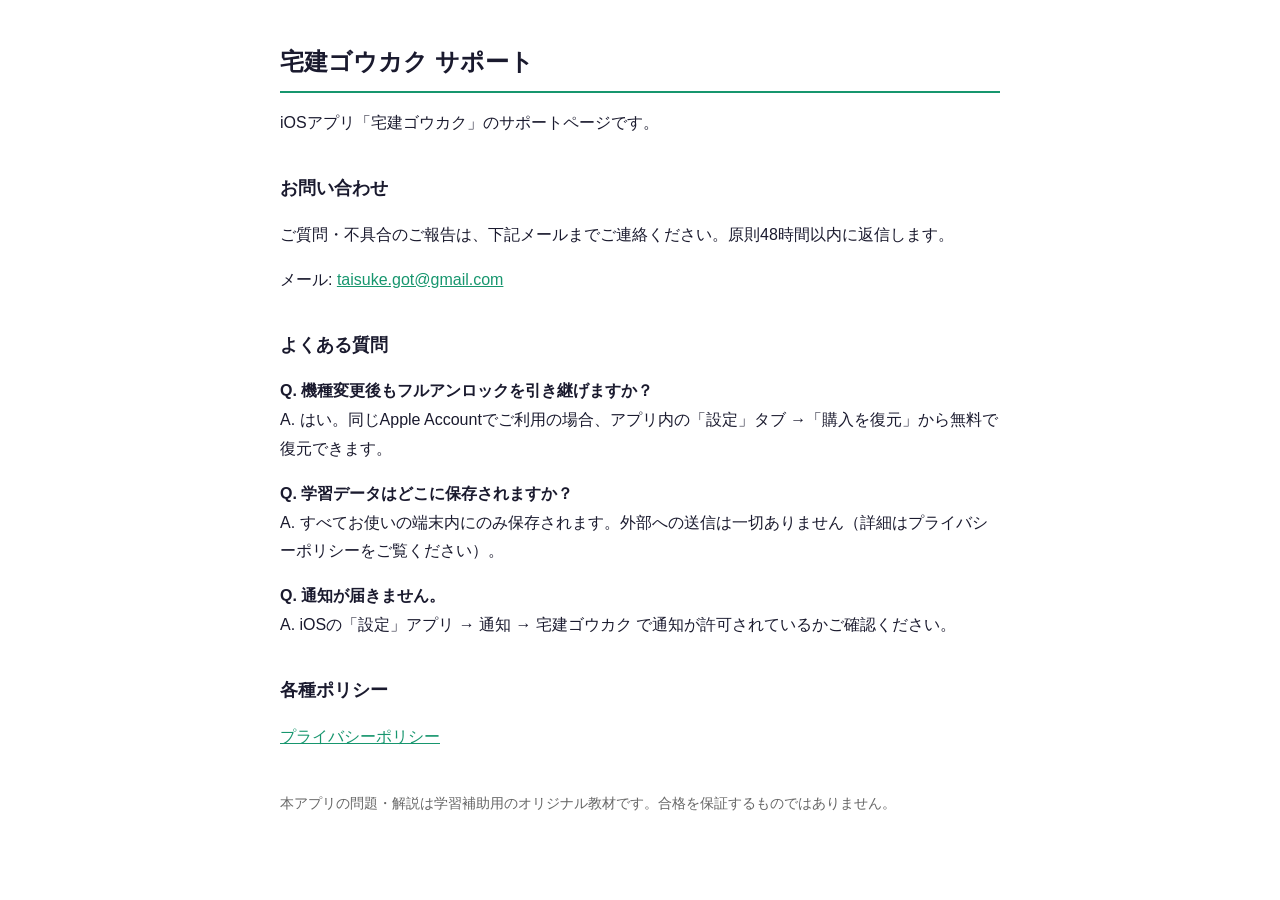
<file: index.html>
<!DOCTYPE html>
<html lang="ja">
<head>
<meta charset="UTF-8">
<meta name="viewport" content="width=device-width, initial-scale=1">
<title>宅建ゴウカク サポート</title>
<style>
  body { font-family: -apple-system, "Hiragino Sans", sans-serif; max-width: 720px; margin: 0 auto; padding: 24px; line-height: 1.8; color: #1a1a2e; }
  h1 { font-size: 1.5rem; border-bottom: 2px solid #17966E; padding-bottom: 8px; }
  h2 { font-size: 1.1rem; margin-top: 2em; }
  footer { margin-top: 3em; font-size: 0.85rem; color: #666; }
  a { color: #17966E; }
  @media (prefers-color-scheme: dark) {
    body { background: #0d1526; color: #e8ecf4; }
    footer { color: #9aa3b5; }
    a { color: #4cc9a4; }
  }
</style>
</head>
<body>
<h1>宅建ゴウカク サポート</h1>

<p>iOSアプリ「宅建ゴウカク」のサポートページです。</p>

<h2>お問い合わせ</h2>
<p>ご質問・不具合のご報告は、下記メールまでご連絡ください。原則48時間以内に返信します。</p>
<p>メール: <a href="mailto:taisuke.got@gmail.com">taisuke.got@gmail.com</a></p>

<h2>よくある質問</h2>
<p><strong>Q. 機種変更後もフルアンロックを引き継げますか？</strong><br>
A. はい。同じApple Accountでご利用の場合、アプリ内の「設定」タブ →「購入を復元」から無料で復元できます。</p>

<p><strong>Q. 学習データはどこに保存されますか？</strong><br>
A. すべてお使いの端末内にのみ保存されます。外部への送信は一切ありません（詳細はプライバシーポリシーをご覧ください）。</p>

<p><strong>Q. 通知が届きません。</strong><br>
A. iOSの「設定」アプリ → 通知 → 宅建ゴウカク で通知が許可されているかご確認ください。</p>

<h2>各種ポリシー</h2>
<p><a href="./privacy.html">プライバシーポリシー</a></p>

<footer>
<p>本アプリの問題・解説は学習補助用のオリジナル教材です。合格を保証するものではありません。</p>
</footer>
</body>
</html>
</file>
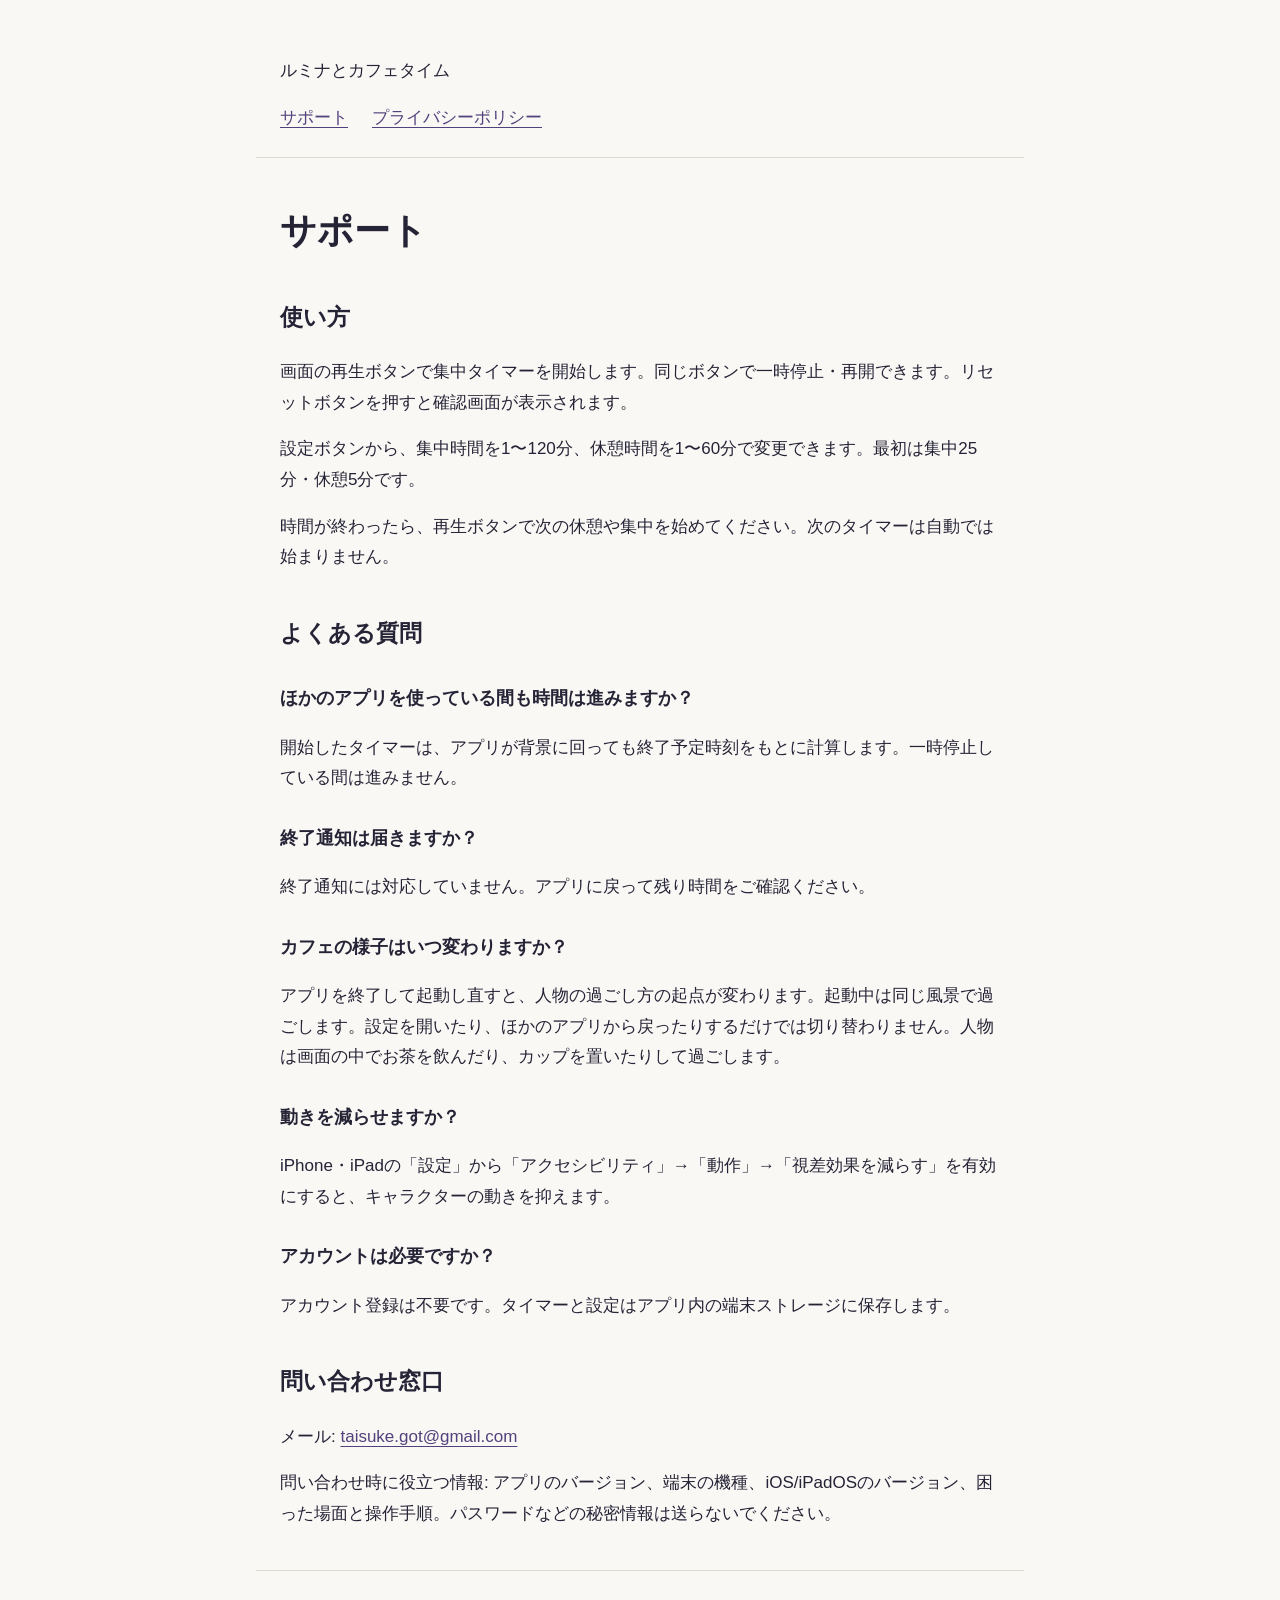
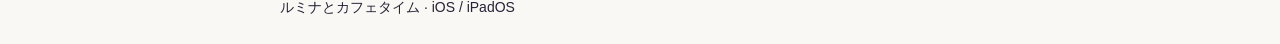
<file: lumina-cafe/index.html>
<!doctype html>
<html lang="ja"><head><meta charset="utf-8"><meta name="viewport" content="width=device-width,initial-scale=1"><title>サポート | ルミナとカフェタイム</title><link rel="stylesheet" href="style.css"></head><body><header><p>ルミナとカフェタイム</p><nav aria-label="ページ"><a href="index.html">サポート</a><a href="privacy.html">プライバシーポリシー</a></nav></header><main><h1>サポート</h1><h2>使い方</h2><p>画面の再生ボタンで集中タイマーを開始します。同じボタンで一時停止・再開できます。リセットボタンを押すと確認画面が表示されます。</p><p>設定ボタンから、集中時間を1〜120分、休憩時間を1〜60分で変更できます。最初は集中25分・休憩5分です。</p><p>時間が終わったら、再生ボタンで次の休憩や集中を始めてください。次のタイマーは自動では始まりません。</p><h2>よくある質問</h2><h3>ほかのアプリを使っている間も時間は進みますか？</h3><p>開始したタイマーは、アプリが背景に回っても終了予定時刻をもとに計算します。一時停止している間は進みません。</p><h3>終了通知は届きますか？</h3><p>終了通知には対応していません。アプリに戻って残り時間をご確認ください。</p><h3>カフェの様子はいつ変わりますか？</h3><p>アプリを終了して起動し直すと、人物の過ごし方の起点が変わります。起動中は同じ風景で過ごします。設定を開いたり、ほかのアプリから戻ったりするだけでは切り替わりません。人物は画面の中でお茶を飲んだり、カップを置いたりして過ごします。</p><h3>動きを減らせますか？</h3><p>iPhone・iPadの「設定」から「アクセシビリティ」→「動作」→「視差効果を減らす」を有効にすると、キャラクターの動きを抑えます。</p><h3>アカウントは必要ですか？</h3><p>アカウント登録は不要です。タイマーと設定はアプリ内の端末ストレージに保存します。</p><h2>問い合わせ窓口</h2><p>メール: <a href="mailto:taisuke.got@gmail.com">taisuke.got@gmail.com</a></p><p>問い合わせ時に役立つ情報: アプリのバージョン、端末の機種、iOS/iPadOSのバージョン、困った場面と操作手順。パスワードなどの秘密情報は送らないでください。</p></main><footer>ルミナとカフェタイム · iOS / iPadOS</footer></body></html>
</file>
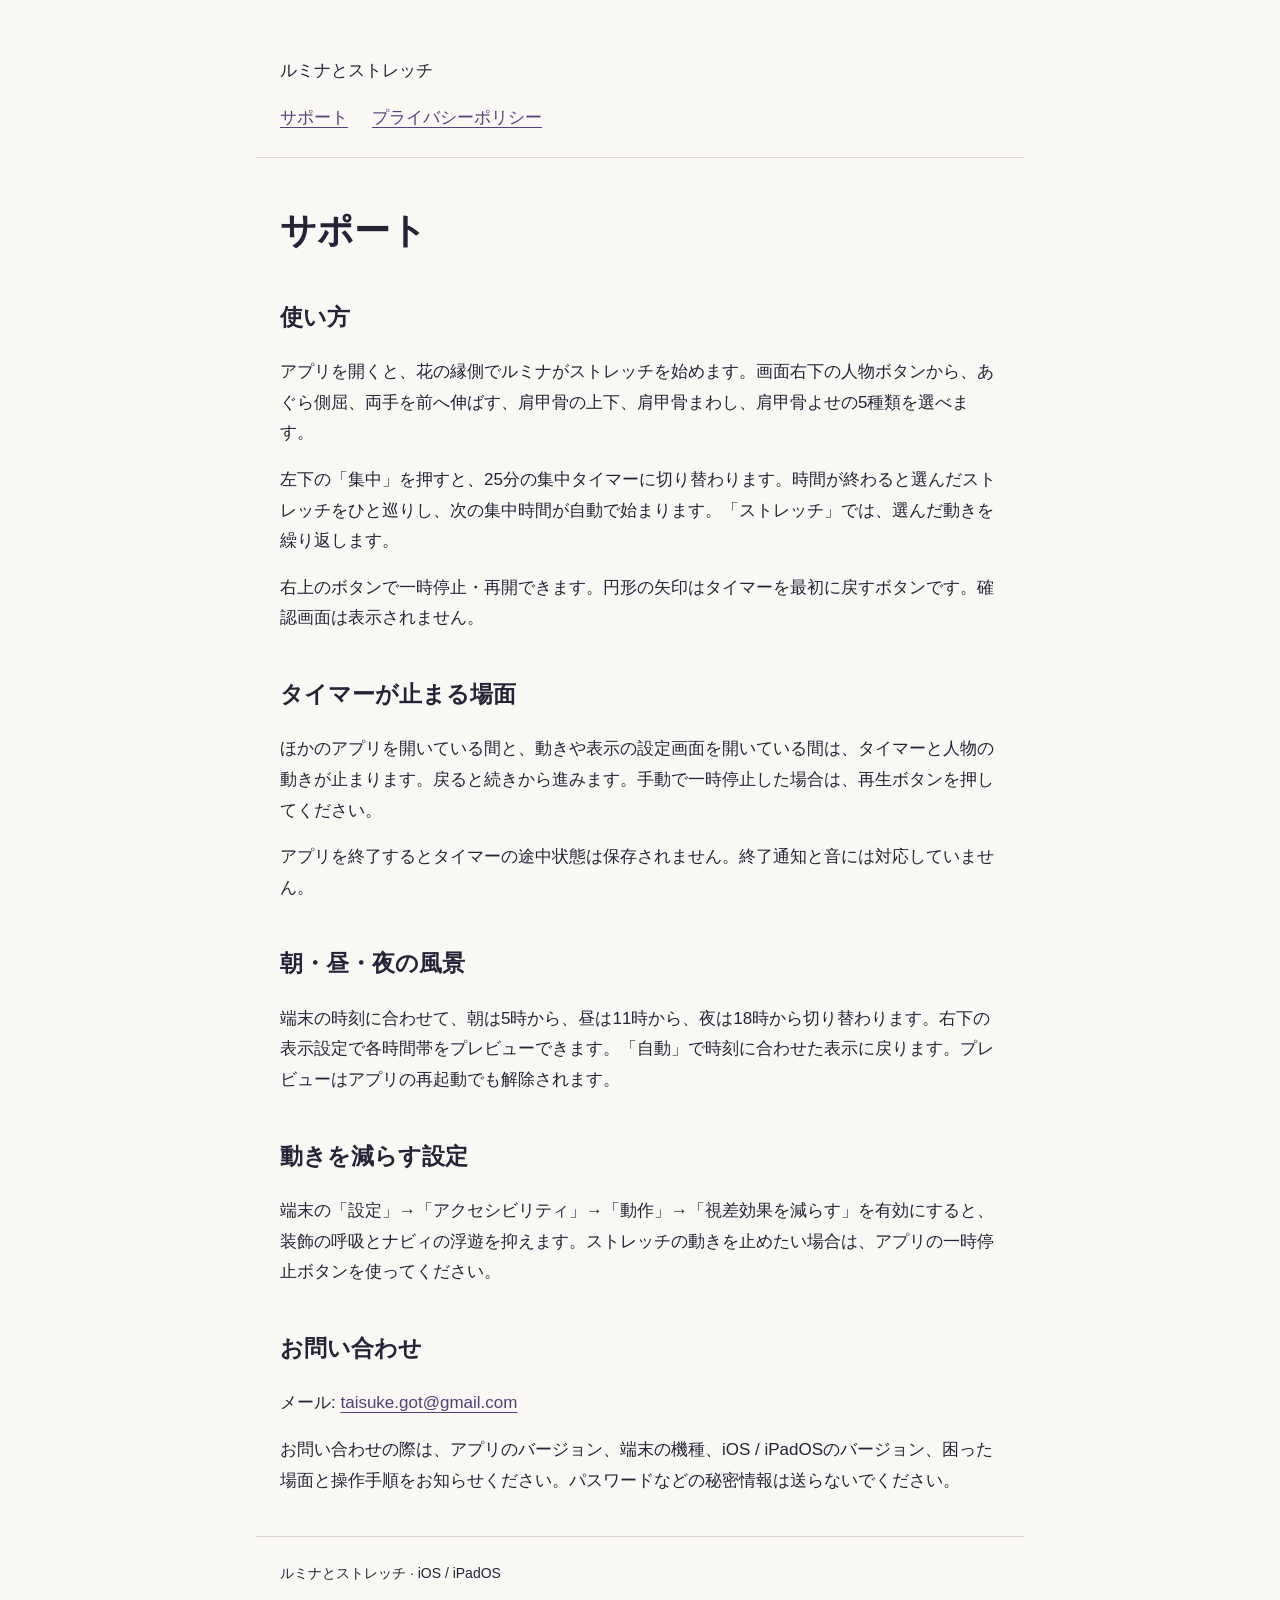
<file: lumina-stretch/index.html>
<!doctype html>
<html lang="ja">
<head><meta charset="utf-8"><meta name="viewport" content="width=device-width,initial-scale=1"><title>サポート | ルミナとストレッチ</title><link rel="stylesheet" href="style.css"></head>
<body>
<header><p>ルミナとストレッチ</p><nav aria-label="ページ"><a href="index.html">サポート</a><a href="privacy.html">プライバシーポリシー</a></nav></header>
<main><h1>サポート</h1>
<h2>使い方</h2>
<p>アプリを開くと、花の縁側でルミナがストレッチを始めます。画面右下の人物ボタンから、あぐら側屈、両手を前へ伸ばす、肩甲骨の上下、肩甲骨まわし、肩甲骨よせの5種類を選べます。</p>
<p>左下の「集中」を押すと、25分の集中タイマーに切り替わります。時間が終わると選んだストレッチをひと巡りし、次の集中時間が自動で始まります。「ストレッチ」では、選んだ動きを繰り返します。</p>
<p>右上のボタンで一時停止・再開できます。円形の矢印はタイマーを最初に戻すボタンです。確認画面は表示されません。</p>
<h2>タイマーが止まる場面</h2>
<p>ほかのアプリを開いている間と、動きや表示の設定画面を開いている間は、タイマーと人物の動きが止まります。戻ると続きから進みます。手動で一時停止した場合は、再生ボタンを押してください。</p>
<p>アプリを終了するとタイマーの途中状態は保存されません。終了通知と音には対応していません。</p>
<h2>朝・昼・夜の風景</h2>
<p>端末の時刻に合わせて、朝は5時から、昼は11時から、夜は18時から切り替わります。右下の表示設定で各時間帯をプレビューできます。「自動」で時刻に合わせた表示に戻ります。プレビューはアプリの再起動でも解除されます。</p>
<h2>動きを減らす設定</h2>
<p>端末の「設定」→「アクセシビリティ」→「動作」→「視差効果を減らす」を有効にすると、装飾の呼吸とナビィの浮遊を抑えます。ストレッチの動きを止めたい場合は、アプリの一時停止ボタンを使ってください。</p>
<h2>お問い合わせ</h2>
<p>メール: <a href="mailto:taisuke.got@gmail.com">taisuke.got@gmail.com</a></p>
<p>お問い合わせの際は、アプリのバージョン、端末の機種、iOS / iPadOSのバージョン、困った場面と操作手順をお知らせください。パスワードなどの秘密情報は送らないでください。</p>
</main>
<footer>ルミナとストレッチ · iOS / iPadOS</footer>
</body></html>
</file>
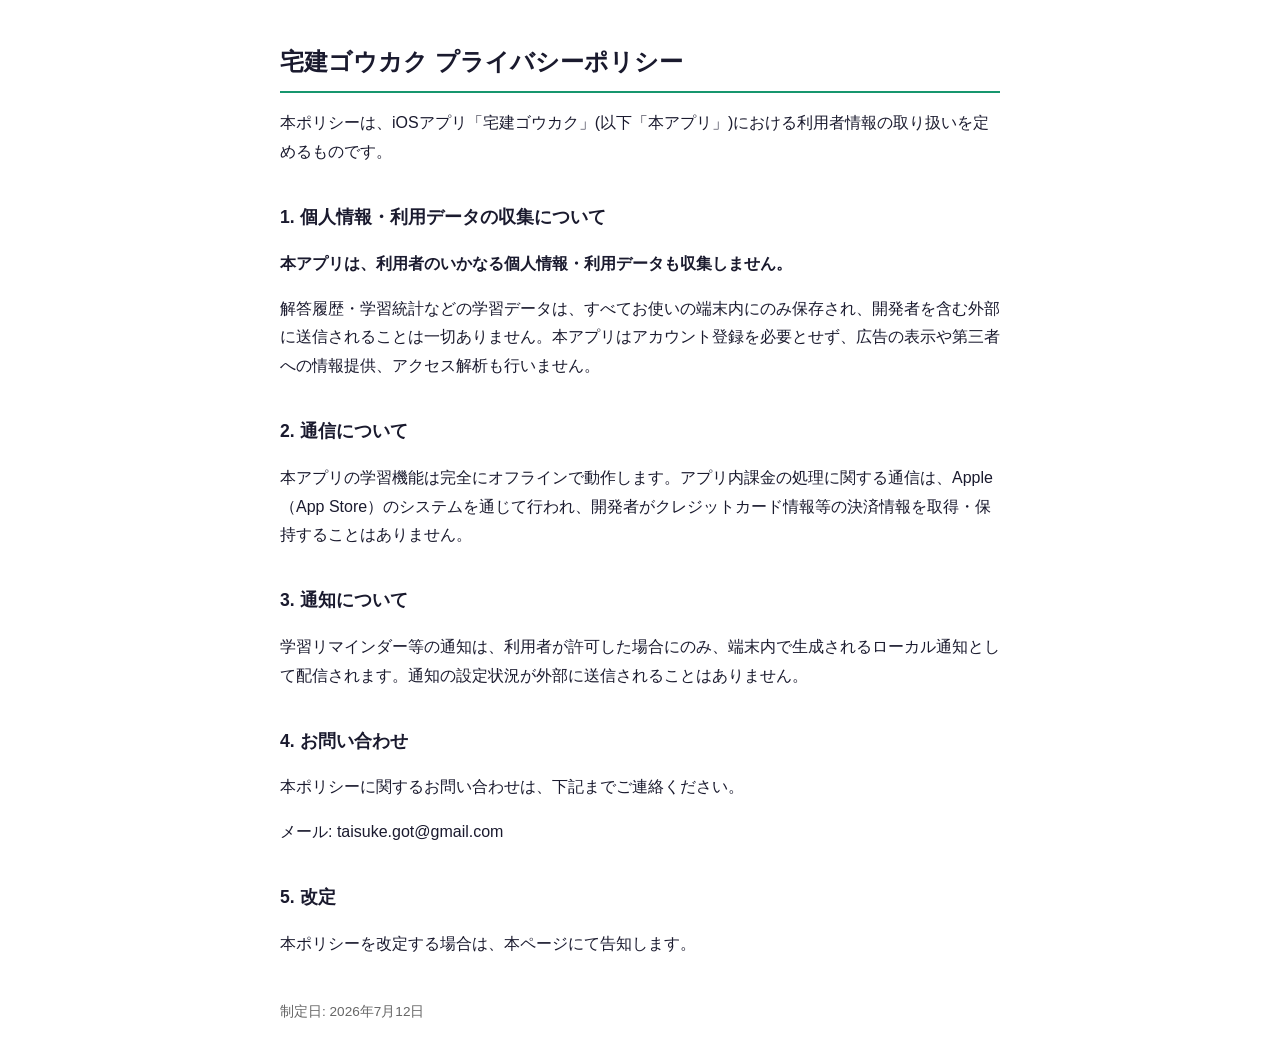
<file: privacy.html>
<!DOCTYPE html>
<html lang="ja">
<head>
<meta charset="UTF-8">
<meta name="viewport" content="width=device-width, initial-scale=1">
<title>宅建ゴウカク プライバシーポリシー</title>
<style>
  body { font-family: -apple-system, "Hiragino Sans", sans-serif; max-width: 720px; margin: 0 auto; padding: 24px; line-height: 1.8; color: #1a1a2e; }
  h1 { font-size: 1.5rem; border-bottom: 2px solid #17966E; padding-bottom: 8px; }
  h2 { font-size: 1.1rem; margin-top: 2em; }
  footer { margin-top: 3em; font-size: 0.85rem; color: #666; }
  @media (prefers-color-scheme: dark) {
    body { background: #0d1526; color: #e8ecf4; }
    footer { color: #9aa3b5; }
  }
</style>
</head>
<body>
<h1>宅建ゴウカク プライバシーポリシー</h1>

<p>本ポリシーは、iOSアプリ「宅建ゴウカク」(以下「本アプリ」)における利用者情報の取り扱いを定めるものです。</p>

<h2>1. 個人情報・利用データの収集について</h2>
<p><strong>本アプリは、利用者のいかなる個人情報・利用データも収集しません。</strong></p>
<p>解答履歴・学習統計などの学習データは、すべてお使いの端末内にのみ保存され、開発者を含む外部に送信されることは一切ありません。本アプリはアカウント登録を必要とせず、広告の表示や第三者への情報提供、アクセス解析も行いません。</p>

<h2>2. 通信について</h2>
<p>本アプリの学習機能は完全にオフラインで動作します。アプリ内課金の処理に関する通信は、Apple（App Store）のシステムを通じて行われ、開発者がクレジットカード情報等の決済情報を取得・保持することはありません。</p>

<h2>3. 通知について</h2>
<p>学習リマインダー等の通知は、利用者が許可した場合にのみ、端末内で生成されるローカル通知として配信されます。通知の設定状況が外部に送信されることはありません。</p>

<h2>4. お問い合わせ</h2>
<p>本ポリシーに関するお問い合わせは、下記までご連絡ください。</p>
<p>メール: taisuke.got@gmail.com</p>

<h2>5. 改定</h2>
<p>本ポリシーを改定する場合は、本ページにて告知します。</p>

<footer>
<p>制定日: 2026年7月12日</p>
</footer>
</body>
</html>
</file>
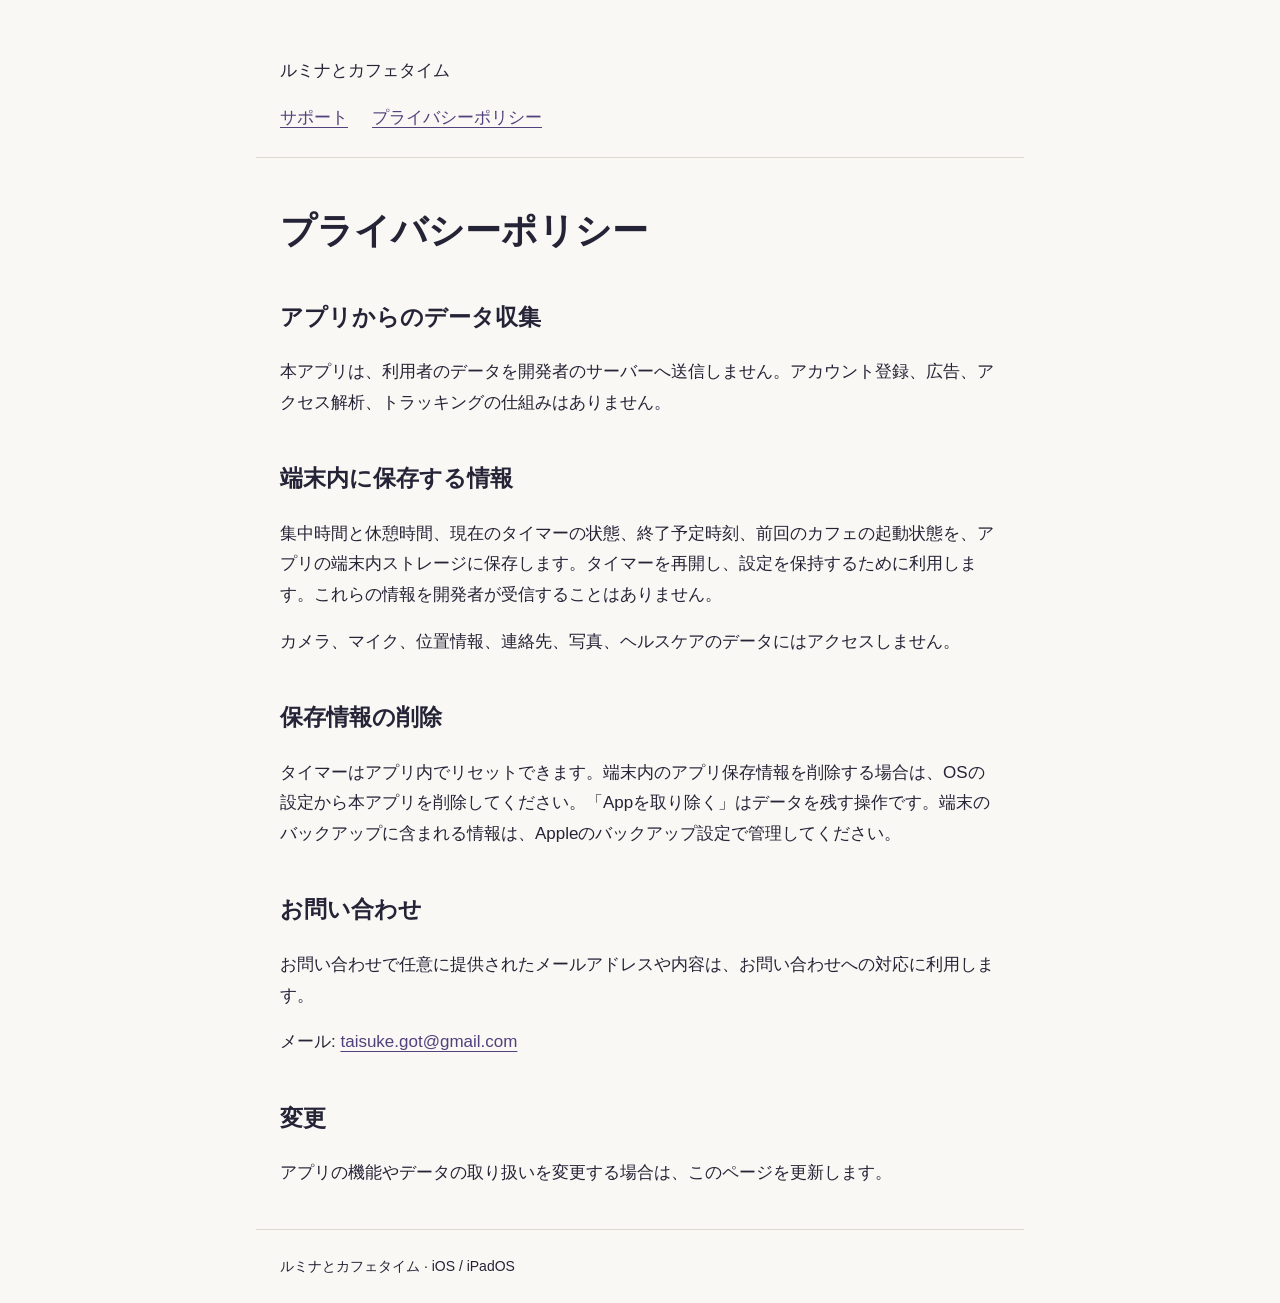
<file: lumina-cafe/privacy.html>
<!doctype html>
<html lang="ja"><head><meta charset="utf-8"><meta name="viewport" content="width=device-width,initial-scale=1"><title>プライバシーポリシー | ルミナとカフェタイム</title><link rel="stylesheet" href="style.css"></head><body><header><p>ルミナとカフェタイム</p><nav aria-label="ページ"><a href="index.html">サポート</a><a href="privacy.html">プライバシーポリシー</a></nav></header><main><h1>プライバシーポリシー</h1><h2>アプリからのデータ収集</h2><p>本アプリは、利用者のデータを開発者のサーバーへ送信しません。アカウント登録、広告、アクセス解析、トラッキングの仕組みはありません。</p><h2>端末内に保存する情報</h2><p>集中時間と休憩時間、現在のタイマーの状態、終了予定時刻、前回のカフェの起動状態を、アプリの端末内ストレージに保存します。タイマーを再開し、設定を保持するために利用します。これらの情報を開発者が受信することはありません。</p><p>カメラ、マイク、位置情報、連絡先、写真、ヘルスケアのデータにはアクセスしません。</p><h2>保存情報の削除</h2><p>タイマーはアプリ内でリセットできます。端末内のアプリ保存情報を削除する場合は、OSの設定から本アプリを削除してください。「Appを取り除く」はデータを残す操作です。端末のバックアップに含まれる情報は、Appleのバックアップ設定で管理してください。</p><h2>お問い合わせ</h2><p>お問い合わせで任意に提供されたメールアドレスや内容は、お問い合わせへの対応に利用します。</p><p>メール: <a href="mailto:taisuke.got@gmail.com">taisuke.got@gmail.com</a></p><h2>変更</h2><p>アプリの機能やデータの取り扱いを変更する場合は、このページを更新します。</p></main><footer>ルミナとカフェタイム · iOS / iPadOS</footer></body></html>
</file>
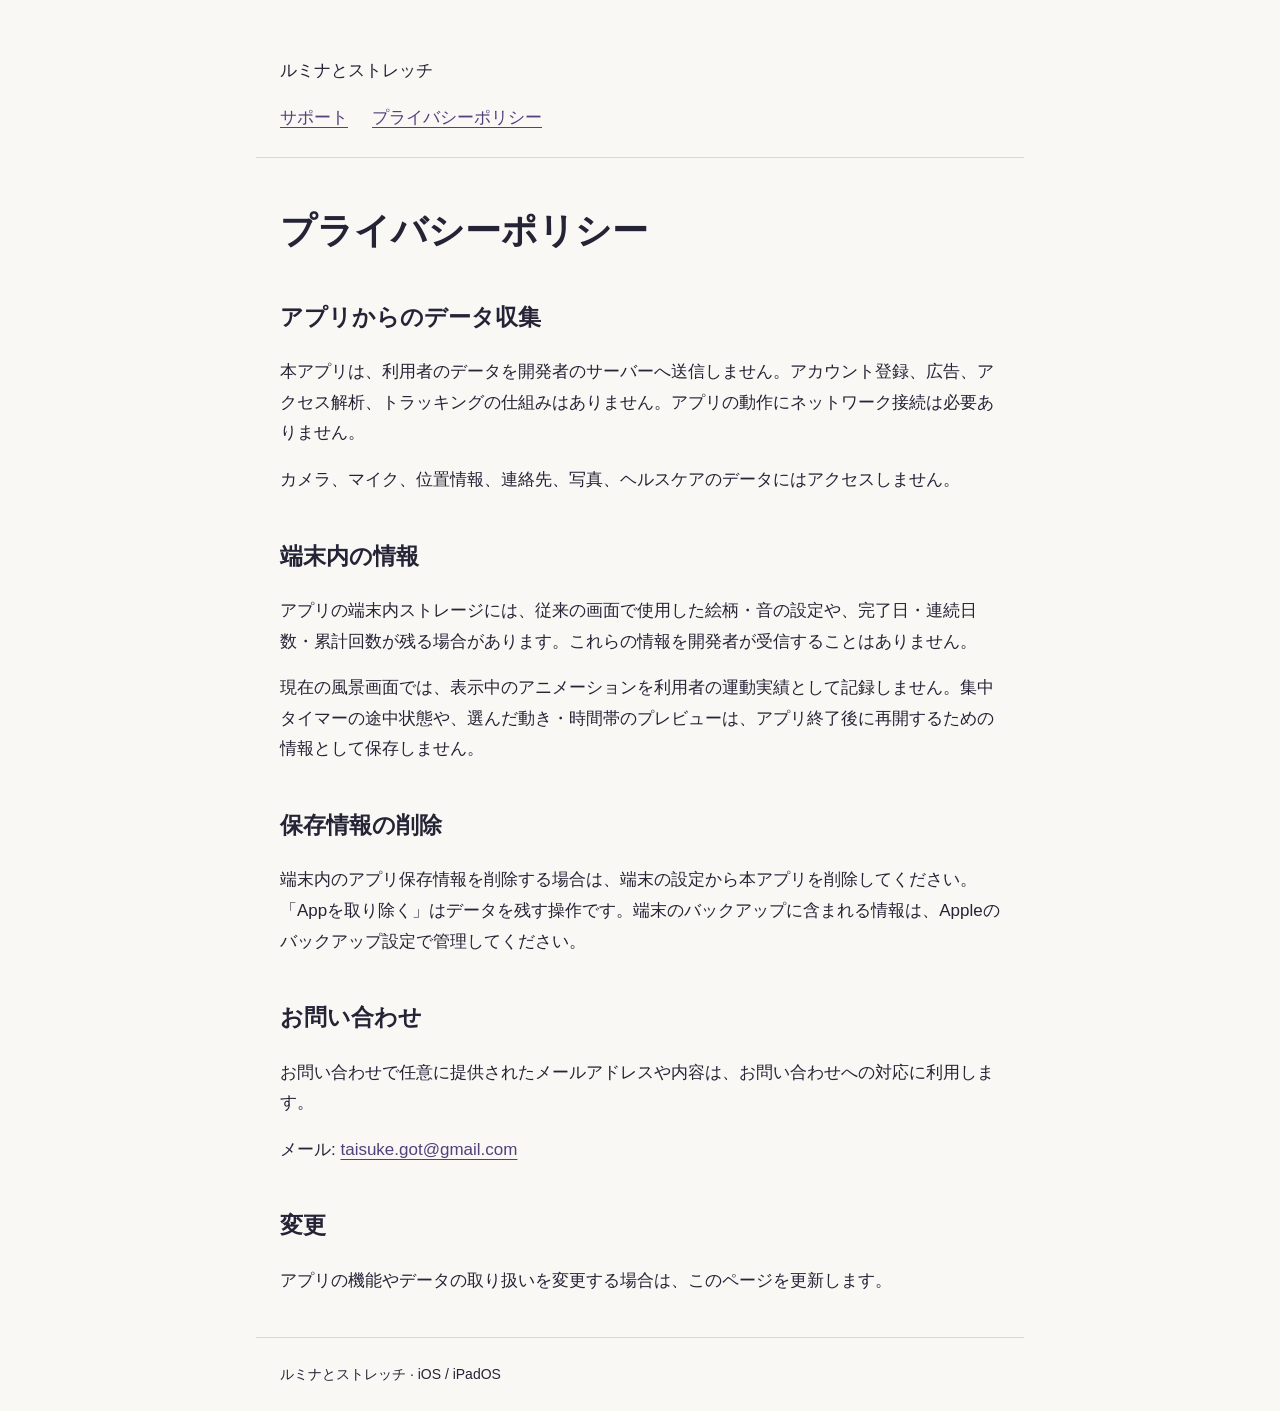
<file: lumina-stretch/privacy.html>
<!doctype html>
<html lang="ja">
<head><meta charset="utf-8"><meta name="viewport" content="width=device-width,initial-scale=1"><title>プライバシーポリシー | ルミナとストレッチ</title><link rel="stylesheet" href="style.css"></head>
<body>
<header><p>ルミナとストレッチ</p><nav aria-label="ページ"><a href="index.html">サポート</a><a href="privacy.html">プライバシーポリシー</a></nav></header>
<main><h1>プライバシーポリシー</h1>
<h2>アプリからのデータ収集</h2>
<p>本アプリは、利用者のデータを開発者のサーバーへ送信しません。アカウント登録、広告、アクセス解析、トラッキングの仕組みはありません。アプリの動作にネットワーク接続は必要ありません。</p>
<p>カメラ、マイク、位置情報、連絡先、写真、ヘルスケアのデータにはアクセスしません。</p>
<h2>端末内の情報</h2>
<p>アプリの端末内ストレージには、従来の画面で使用した絵柄・音の設定や、完了日・連続日数・累計回数が残る場合があります。これらの情報を開発者が受信することはありません。</p>
<p>現在の風景画面では、表示中のアニメーションを利用者の運動実績として記録しません。集中タイマーの途中状態や、選んだ動き・時間帯のプレビューは、アプリ終了後に再開するための情報として保存しません。</p>
<h2>保存情報の削除</h2>
<p>端末内のアプリ保存情報を削除する場合は、端末の設定から本アプリを削除してください。「Appを取り除く」はデータを残す操作です。端末のバックアップに含まれる情報は、Appleのバックアップ設定で管理してください。</p>
<h2>お問い合わせ</h2>
<p>お問い合わせで任意に提供されたメールアドレスや内容は、お問い合わせへの対応に利用します。</p>
<p>メール: <a href="mailto:taisuke.got@gmail.com">taisuke.got@gmail.com</a></p>
<h2>変更</h2>
<p>アプリの機能やデータの取り扱いを変更する場合は、このページを更新します。</p>
</main>
<footer>ルミナとストレッチ · iOS / iPadOS</footer>
</body></html>
</file>
<file: lumina-cafe/style.css>
body{margin:0;background:#faf8f4;color:#252336;font:17px/1.8 -apple-system,BlinkMacSystemFont,"Hiragino Sans",sans-serif}main,header,footer{max-width:720px;margin:auto;padding:24px}header{padding-top:40px;border-bottom:1px solid #ddd7cd}nav{display:flex;gap:24px;flex-wrap:wrap}a{color:#51417c;text-underline-offset:4px}h1{font-size:clamp(26px,5vw,36px);line-height:1.4}h2{font-size:23px;margin-top:40px}h3{font-size:18px;margin-top:28px}p{margin:16px 0}.draft{background:#fff0cc;padding:12px 18px;border-left:4px solid #8a6500}footer{font-size:14px;border-top:1px solid #ddd7cd}a:focus-visible{outline:3px solid #70569b;outline-offset:5px}
</file>
<file: lumina-stretch/style.css>
body{margin:0;background:#faf8f4;color:#252336;font:17px/1.8 -apple-system,BlinkMacSystemFont,"Hiragino Sans",sans-serif}main,header,footer{max-width:720px;margin:auto;padding:24px}header{padding-top:40px;border-bottom:1px solid #ddd7cd}nav{display:flex;gap:24px;flex-wrap:wrap}a{color:#51417c;text-underline-offset:4px}h1{font-size:clamp(26px,5vw,36px);line-height:1.4}h2{font-size:23px;margin-top:40px}h3{font-size:18px;margin-top:28px}p{margin:16px 0}.draft{background:#fff0cc;padding:12px 18px;border-left:4px solid #8a6500}footer{font-size:14px;border-top:1px solid #ddd7cd}a:focus-visible{outline:3px solid #70569b;outline-offset:5px}
</file>
